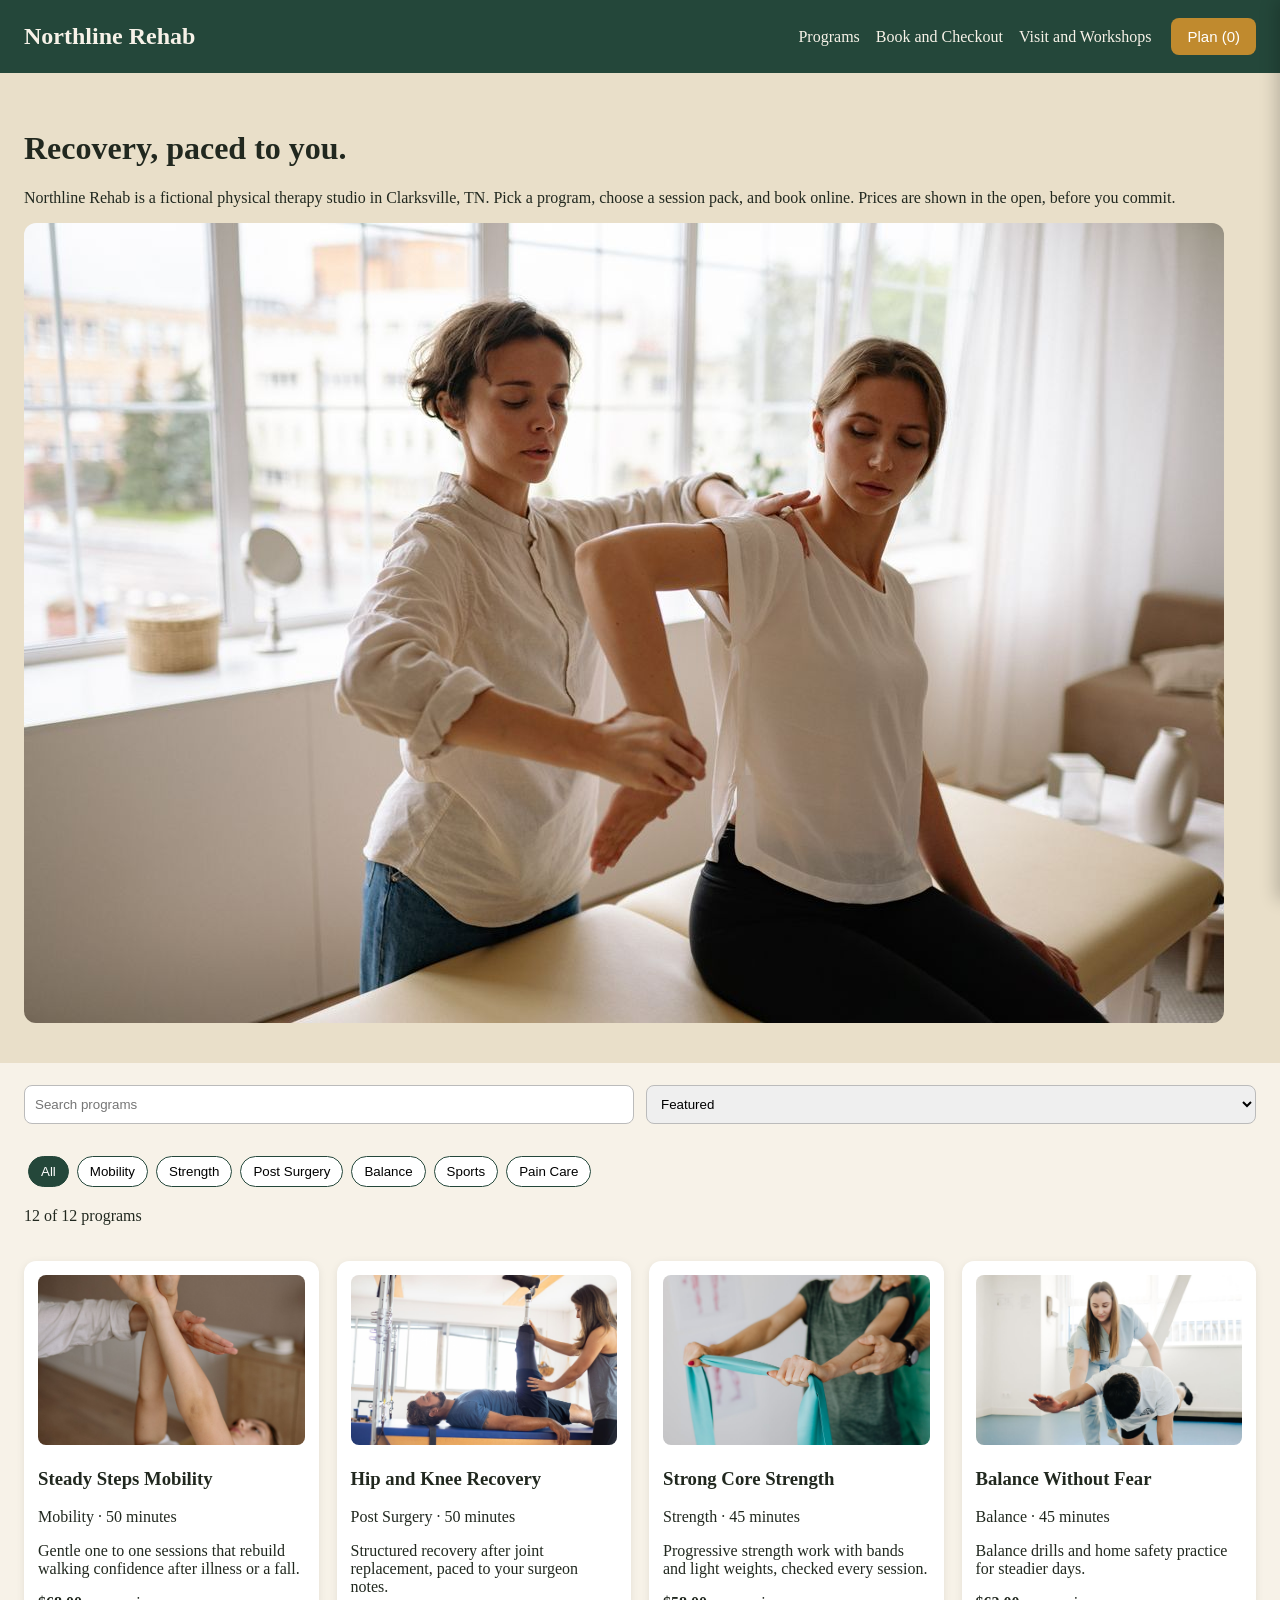
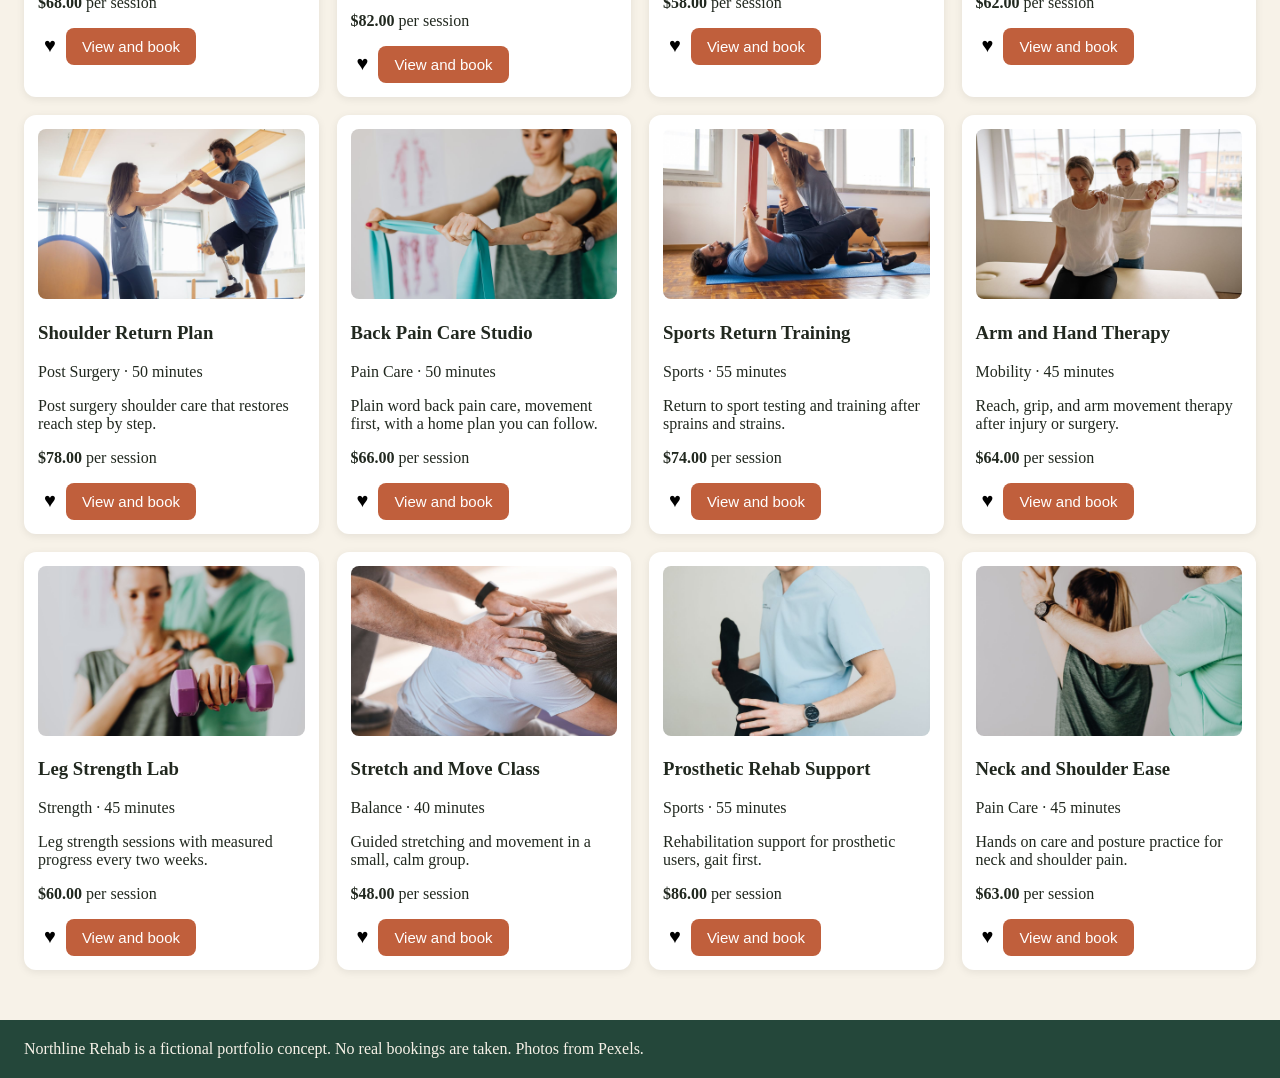
<file: index.html>
<!DOCTYPE html><html lang="en"><head><meta charset="utf-8"><meta name="viewport" content="width=device-width,initial-scale=1">
<title>Programs | Northline Rehab</title><meta name="description" content="Physical therapy and recovery programs in Clarksville, TN with clear pack pricing and online booking.">
<meta property="og:title" content="Programs | Northline Rehab"><meta property="og:description" content="Physical therapy and recovery programs in Clarksville, TN with clear pack pricing and online booking."><meta property="og:type" content="website"><meta property="og:image" content="og-image.png"><meta property="og:url" content="https://brittanynation.github.io/northline-rehab/">
<link rel="stylesheet" href="styles.css"><script src="data.js"></script></head><body>
<header><div class="brand">Northline Rehab</div><nav><a href="index.html">Programs</a><a href="book.html">Book and Checkout</a><a href="visit.html">Visit and Workshops</a> <button class="btn gold" id="basketBtn">Plan (<span id="basketCount">0</span>)</button></nav></header>
<div class="hero"><h1>Recovery, paced to you.</h1><p>Northline Rehab is a fictional physical therapy studio in Clarksville, TN. Pick a program, choose a session pack, and book online. Prices are shown in the open, before you commit.</p><img src="images/p5793700.jpg" alt="Therapist assisting a patient during a session"></div>
<div class="toolbar"><input id="search" type="search" placeholder="Search programs" aria-label="Search programs"><select id="sort" aria-label="Sort programs"><option value="featured">Featured</option><option value="low">Price, low to high</option><option value="high">Price, high to low</option><option value="name">Name A to Z</option></select></div>
<div style="padding:0 24px" id="chips"></div><p style="padding:0 24px" id="count"></p><div class="grid" id="grid"></div><p style="padding:0 24px" id="empty" hidden>No programs match that search. Try a different word or category.</p>
<div class="modal" id="modal"><div class="modal-box" id="modalBox"></div></div>
<aside class="drawer" id="drawer"><h2>Your Plan</h2><div id="drawerItems"></div><p id="drawerTotal"></p><a href="book.html"><button class="btn">Go to checkout</button></a> <button class="btn secondary" id="closeDrawer">Close</button></aside>
<script>document.getElementById('basketBtn').addEventListener('click',()=>{renderDrawer();document.getElementById('drawer').classList.add('open')});document.getElementById('closeDrawer').addEventListener('click',()=>document.getElementById('drawer').classList.remove('open'));
function renderDrawer(){const b=getBasket();const w=document.getElementById('drawerItems');if(!b.length){w.innerHTML='<p>Your plan is empty.</p>';document.getElementById('drawerTotal').textContent='';return;}let total=0;w.innerHTML=b.map((i,idx)=>{const p=PROGRAMS.find(x=>x.id===i.id);const pr=packPrice(p,i.pack)*i.qty;total+=pr;return `<div><strong>${p.name}</strong><br>Pack of ${i.pack} · ${money(packPrice(p,i.pack))} <button onclick="changeQty(${idx},-1)">-</button> ${i.qty} <button onclick="changeQty(${idx},1)">+</button> <button onclick="removeItem(${idx})">Remove</button><br>${money(pr)}</div><hr>`}).join('');document.getElementById('drawerTotal').textContent='Subtotal '+money(total);}
function changeQty(idx,d){const b=getBasket();b[idx].qty+=d;if(b[idx].qty<1)b.splice(idx,1);setBasket(b);renderDrawer();if(typeof renderCheckout==='function')renderCheckout();}
function removeItem(idx){const b=getBasket();b.splice(idx,1);setBasket(b);renderDrawer();if(typeof renderCheckout==='function')renderCheckout();}
updateBasketCount();</script>
<script>
// State + derived list: the visible programs are computed from category, search, and sort on every render.
let cat="All", wish=JSON.parse(localStorage.getItem("nr_wishlist")||"[]");
const cats=["All","Mobility","Strength","Post Surgery","Balance","Sports","Pain Care"];
document.getElementById("chips").innerHTML=cats.map(c=>`<button class="chip${c==="All"?" active":""}" data-cat="${c}">${c}</button>`).join("");
document.querySelectorAll(".chip").forEach(ch=>ch.addEventListener("click",()=>{cat=ch.dataset.cat;document.querySelectorAll(".chip").forEach(x=>x.classList.toggle("active",x===ch));render();}));
document.getElementById("search").addEventListener("input",render); document.getElementById("sort").addEventListener("change",render);
function render(){let list=PROGRAMS.filter(p=>(cat==="All"||p.cat===cat));const q=document.getElementById("search").value.trim().toLowerCase();if(q)list=list.filter(p=>(p.name+" "+p.cat+" "+p.desc).toLowerCase().includes(q));const s=document.getElementById("sort").value;if(s==="low")list.sort((a,b)=>a.price-b.price);if(s==="high")list.sort((a,b)=>b.price-a.price);if(s==="name")list.sort((a,b)=>a.name.localeCompare(b.name));
document.getElementById("count").textContent=list.length+" of "+PROGRAMS.length+" programs";document.getElementById("empty").hidden=list.length>0;
document.getElementById("grid").innerHTML=list.map(p=>`<article class="card"><img src="${p.img}" alt="${p.name}"><h3>${p.name}</h3><p>${p.cat} · ${p.mins} minutes</p><p>${p.desc}</p><p><strong>${money(p.price)}</strong> per session</p><button class="heart${wish.includes(p.id)?" on":""}" data-wish="${p.id}" aria-label="Save program">♥</button> <button class="btn" data-view="${p.id}">View and book</button></article>`).join("");
document.querySelectorAll("[data-wish]").forEach(b=>b.addEventListener("click",()=>{const id=+b.dataset.wish;wish=wish.includes(id)?wish.filter(x=>x!==id):[...wish,id];localStorage.setItem("nr_wishlist",JSON.stringify(wish));render();}));
document.querySelectorAll("[data-view]").forEach(b=>b.addEventListener("click",()=>openModal(+b.dataset.view)));}
let modalId=null, modalPack=1;
function openModal(id){modalId=id;modalPack=1;drawModal();document.getElementById("modal").classList.add("open");}
function drawModal(){const p=PROGRAMS.find(x=>x.id===modalId);document.getElementById("modalBox").innerHTML=`<img src="${p.img}" alt="${p.name}" style="width:100%;height:220px;object-fit:cover;border-radius:8px"><h2>${p.name}</h2><p>${p.desc}</p><label>Session pack</label><select id="packSel"><option value="1">Single session</option><option value="4">Pack of 4, save 10 percent</option><option value="8">Pack of 8, save 20 percent</option></select><p>Pack price <strong id="packPrice">${money(packPrice(p,1))}</strong></p><button class="btn" id="addBtn">Add pack to plan</button> <button class="btn secondary" id="closeModal">Close</button>`;
document.getElementById("packSel").addEventListener("change",e=>{modalPack=+e.target.value;document.getElementById("packPrice").textContent=money(packPrice(p,modalPack));});
document.getElementById("addBtn").addEventListener("click",()=>{addToBasket(modalId,modalPack);document.getElementById("modal").classList.remove("open");renderDrawer();document.getElementById("drawer").classList.add("open");});
document.getElementById("closeModal").addEventListener("click",()=>document.getElementById("modal").classList.remove("open"));}
render();
</script><footer>Northline Rehab is a fictional portfolio concept. No real bookings are taken. Photos from Pexels.</footer></body></html>
</file>
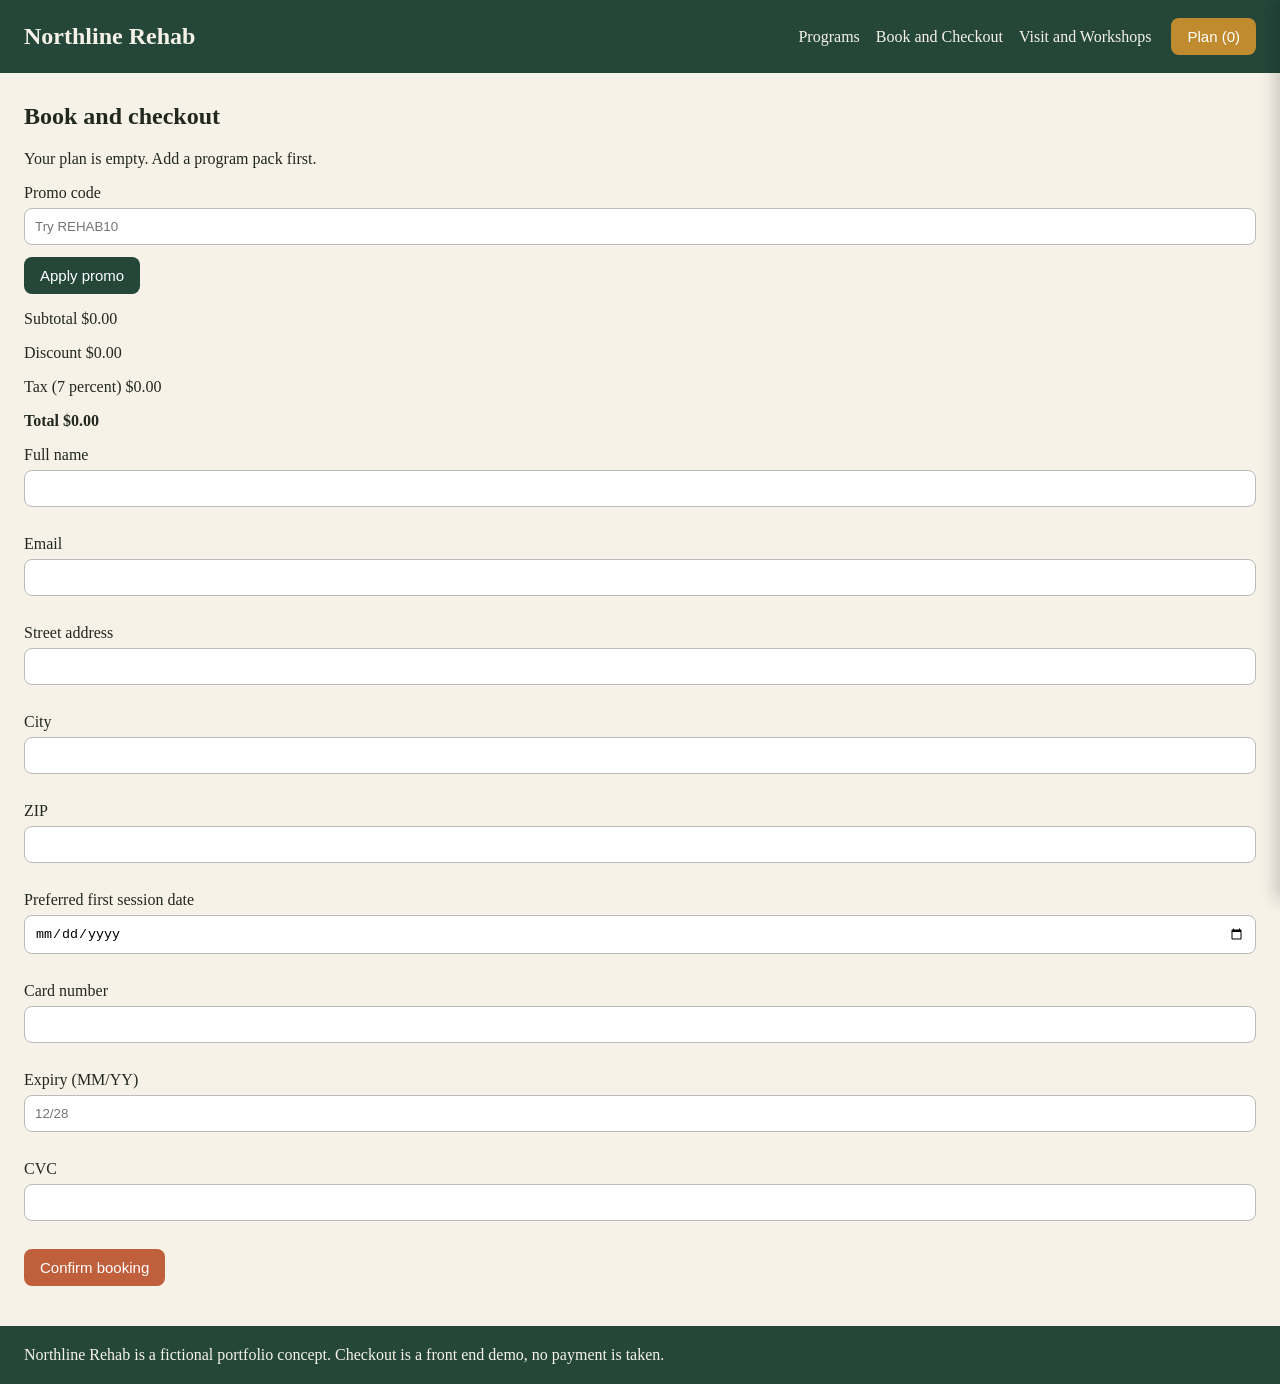
<file: book.html>
<!DOCTYPE html><html lang="en"><head><meta charset="utf-8"><meta name="viewport" content="width=device-width,initial-scale=1">
<title>Book and Checkout | Northline Rehab</title><meta name="description" content="Book a Northline Rehab program pack and check out online.">
<meta property="og:title" content="Book and Checkout | Northline Rehab"><meta property="og:description" content="Book a Northline Rehab program pack and check out online."><meta property="og:type" content="website"><meta property="og:image" content="og-image.png"><meta property="og:url" content="https://brittanynation.github.io/northline-rehab/">
<link rel="stylesheet" href="styles.css"><script src="data.js"></script></head><body>
<header><div class="brand">Northline Rehab</div><nav><a href="index.html">Programs</a><a href="book.html">Book and Checkout</a><a href="visit.html">Visit and Workshops</a> <button class="btn gold" id="basketBtn">Plan (<span id="basketCount">0</span>)</button></nav></header>
<section><h1>Book and checkout</h1><div id="checkoutItems"></div>
<label>Promo code</label><input id="promo" placeholder="Try REHAB10"><button class="btn secondary" id="applyPromo">Apply promo</button><p id="promoMsg"></p>
<div id="totals"></div>
<form id="coForm" novalidate>
<label>Full name</label><input id="fName"><div class="err" id="eName"></div>
<label>Email</label><input id="fEmail" type="email"><div class="err" id="eEmail"></div>
<label>Street address</label><input id="fAddr"><div class="err" id="eAddr"></div>
<label>City</label><input id="fCity"><div class="err" id="eCity"></div>
<label>ZIP</label><input id="fZip"><div class="err" id="eZip"></div>
<label>Preferred first session date</label><input id="fDate" type="date"><div class="err" id="eDate"></div>
<label>Card number</label><input id="fCard" inputmode="numeric"><div class="err" id="eCard"></div>
<label>Expiry (MM/YY)</label><input id="fExp" placeholder="12/28"><div class="err" id="eExp"></div>
<label>CVC</label><input id="fCvc"><div class="err" id="eCvc"></div>
<button class="btn" type="submit">Confirm booking</button></form><div id="confirm"></div></section>
<aside class="drawer" id="drawer"><h2>Your Plan</h2><div id="drawerItems"></div><p id="drawerTotal"></p><a href="book.html"><button class="btn">Go to checkout</button></a> <button class="btn secondary" id="closeDrawer">Close</button></aside>
<script>document.getElementById('basketBtn').addEventListener('click',()=>{renderDrawer();document.getElementById('drawer').classList.add('open')});document.getElementById('closeDrawer').addEventListener('click',()=>document.getElementById('drawer').classList.remove('open'));
function renderDrawer(){const b=getBasket();const w=document.getElementById('drawerItems');if(!b.length){w.innerHTML='<p>Your plan is empty.</p>';document.getElementById('drawerTotal').textContent='';return;}let total=0;w.innerHTML=b.map((i,idx)=>{const p=PROGRAMS.find(x=>x.id===i.id);const pr=packPrice(p,i.pack)*i.qty;total+=pr;return `<div><strong>${p.name}</strong><br>Pack of ${i.pack} · ${money(packPrice(p,i.pack))} <button onclick="changeQty(${idx},-1)">-</button> ${i.qty} <button onclick="changeQty(${idx},1)">+</button> <button onclick="removeItem(${idx})">Remove</button><br>${money(pr)}</div><hr>`}).join('');document.getElementById('drawerTotal').textContent='Subtotal '+money(total);}
function changeQty(idx,d){const b=getBasket();b[idx].qty+=d;if(b[idx].qty<1)b.splice(idx,1);setBasket(b);renderDrawer();if(typeof renderCheckout==='function')renderCheckout();}
function removeItem(idx){const b=getBasket();b.splice(idx,1);setBasket(b);renderDrawer();if(typeof renderCheckout==='function')renderCheckout();}
updateBasketCount();</script>
<script>
let promoApplied=false;
function totals(){const b=getBasket();const sub=b.reduce((s,i)=>{const p=PROGRAMS.find(x=>x.id===i.id);return s+packPrice(p,i.pack)*i.qty},0);const disc=promoApplied?Math.round(sub*10)/100:0;const taxed=sub-disc;const tax=Math.round(taxed*7)/100;return{sub:sub,disc:disc,tax:tax,total:taxed+tax};}
function renderCheckout(){const b=getBasket();const w=document.getElementById("checkoutItems");if(!b.length){w.innerHTML="<p>Your plan is empty. Add a program pack first.</p>";}else{w.innerHTML=b.map((i,idx)=>{const p=PROGRAMS.find(x=>x.id===i.id);return `<div><strong>${p.name}</strong> · Pack of ${i.pack} · ${money(packPrice(p,i.pack))} <button onclick="changeQty(${idx},-1)">-</button> ${i.qty} <button onclick="changeQty(${idx},1)">+</button> <button onclick="removeItem(${idx})">Remove</button></div>`}).join("");}
const t=totals();document.getElementById("totals").innerHTML=`<p>Subtotal ${money(t.sub)}</p><p>Discount ${money(t.disc)}</p><p>Tax (7 percent) ${money(t.tax)}</p><p><strong>Total ${money(t.total)}</strong></p>`;}
document.getElementById("applyPromo").addEventListener("click",()=>{const v=document.getElementById("promo").value.trim().toUpperCase();promoApplied=(v==="REHAB10");document.getElementById("promoMsg").textContent=promoApplied?"REHAB10 applied, 10 percent off.":"That code was not recognized.";renderCheckout();});
function err(id,msg){document.getElementById(id).textContent=msg;return !msg;}
document.getElementById("coForm").addEventListener("submit",e=>{e.preventDefault();let ok=true;const b=getBasket();if(!b.length){alert("Your plan is empty.");return;}
ok=err("eName",document.getElementById("fName").value.trim().length>=2?"":"Enter your full name.")&&ok;
ok=err("eEmail",/^[^@\s]+@[^@\s]+\.[^@\s]+$/.test(document.getElementById("fEmail").value)?"":"Enter a valid email.")&&ok;
ok=err("eAddr",document.getElementById("fAddr").value.trim()?"":"Enter your street address.")&&ok;
ok=err("eCity",document.getElementById("fCity").value.trim()?"":"Enter your city.")&&ok;
ok=err("eZip",/^\d{5}$/.test(document.getElementById("fZip").value.trim())?"":"Enter a 5 digit ZIP.")&&ok;
const dv=document.getElementById("fDate").value;let dmsg="";if(!dv)dmsg="Pick a date.";else{const d=new Date(dv+"T12:00:00");const today=new Date();today.setHours(0,0,0,0);if(d<today)dmsg="That date is in the past.";else if(d.getDay()===0)dmsg="We are closed on Sundays.";}ok=err("eDate",dmsg)&&ok;
ok=err("eCard",/^\d{16}$/.test(document.getElementById("fCard").value.replace(/\s/g,""))?"":"Enter a 16 digit card number.")&&ok;
const ex=document.getElementById("fExp").value.trim();let emsg="";const m=ex.match(/^(\d{2})\/(\d{2})$/);if(!m)emsg="Use MM/YY.";else{const exp=new Date(2000+(+m[2]),(+m[1]),0);if(exp<new Date())emsg="That card is expired.";}ok=err("eExp",emsg)&&ok;
ok=err("eCvc",/^\d{3,4}$/.test(document.getElementById("fCvc").value.trim())?"":"Enter the CVC.")&&ok;
if(!ok)return;const ref="NR-"+Math.random().toString(36).slice(2,8).toUpperCase();const t=totals();const order={ref:ref,total:t.total,items:b};const orders=JSON.parse(localStorage.getItem("nr_orders")||"[]");orders.push(order);localStorage.setItem("nr_orders",JSON.stringify(orders));setBasket([]);renderCheckout();document.getElementById("confirm").innerHTML=`<div class="success"><h2>Booking confirmed</h2><p>Your reference is <strong>${ref}</strong>. Total charged in this demo checkout: ${money(t.total)}. A confirmation summary is saved in this browser.</p></div>`;});
renderCheckout();
</script><footer>Northline Rehab is a fictional portfolio concept. Checkout is a front end demo, no payment is taken.</footer></body></html>
</file>
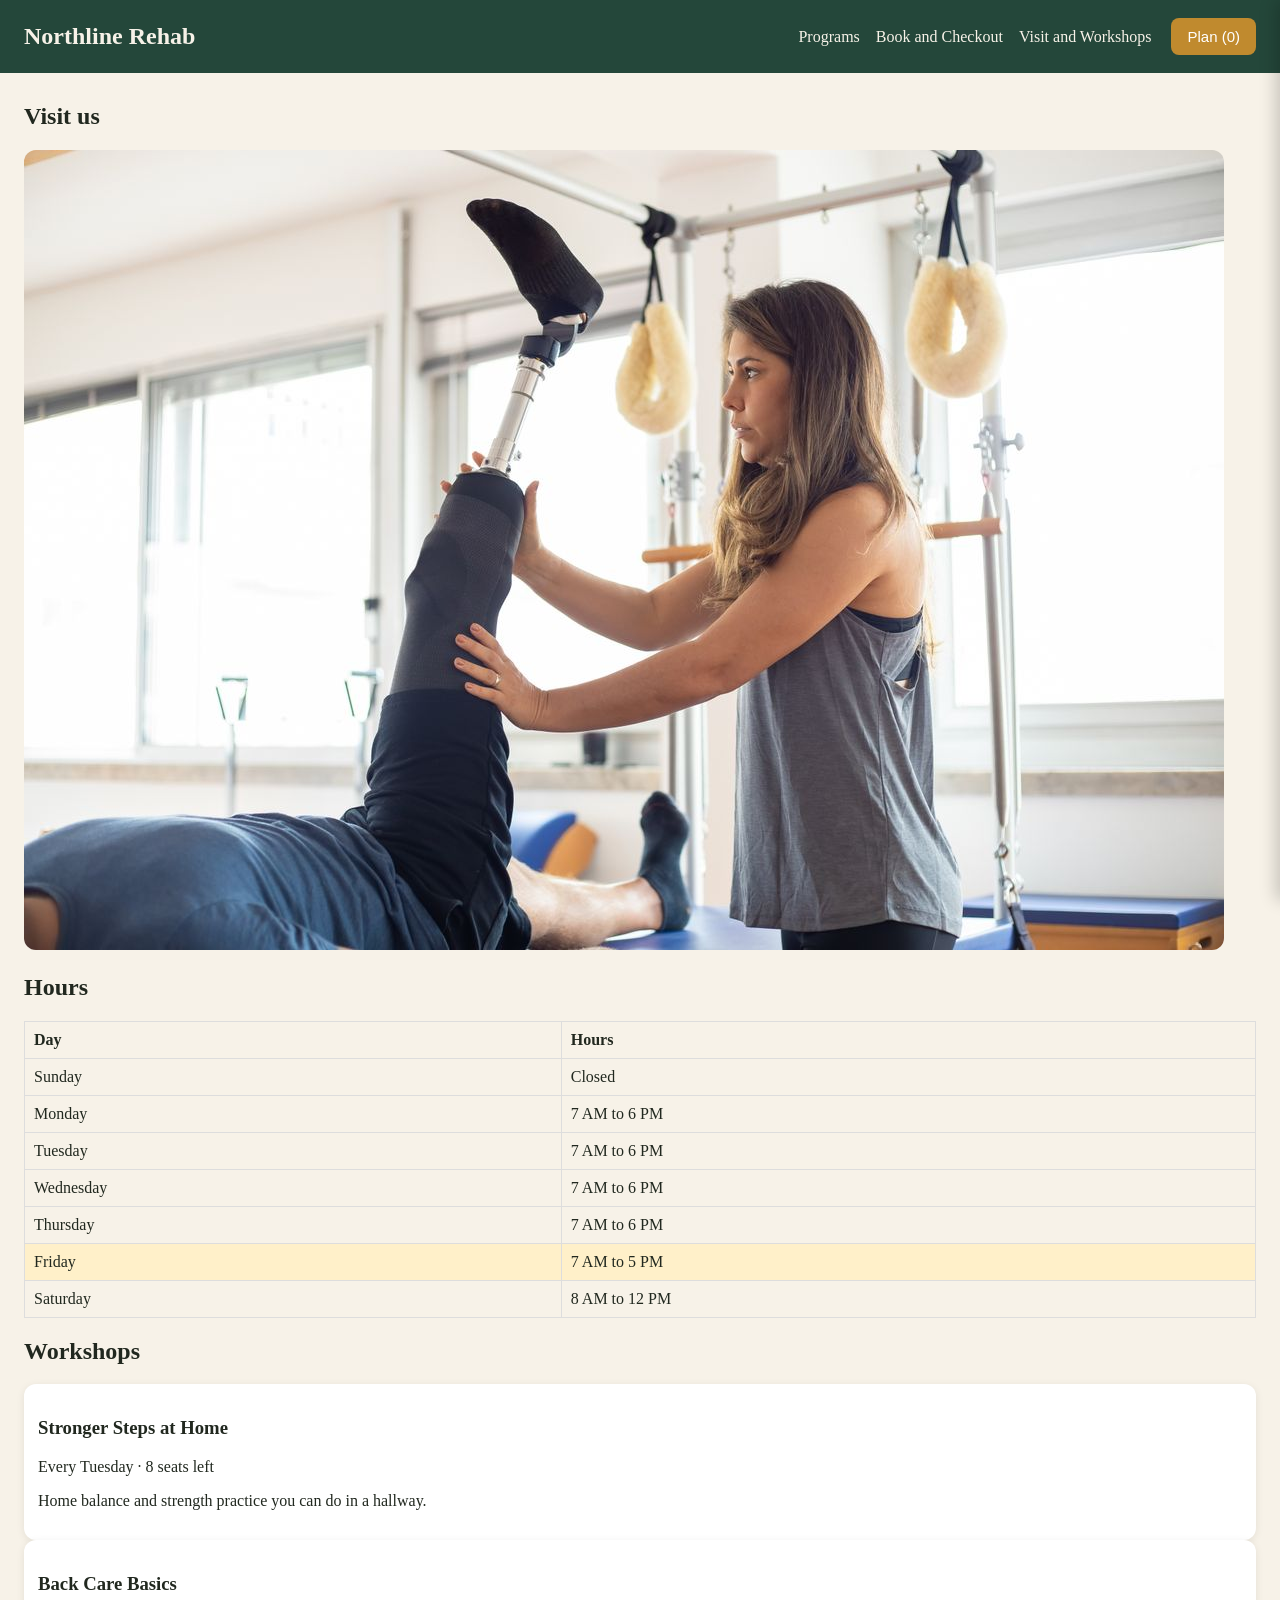
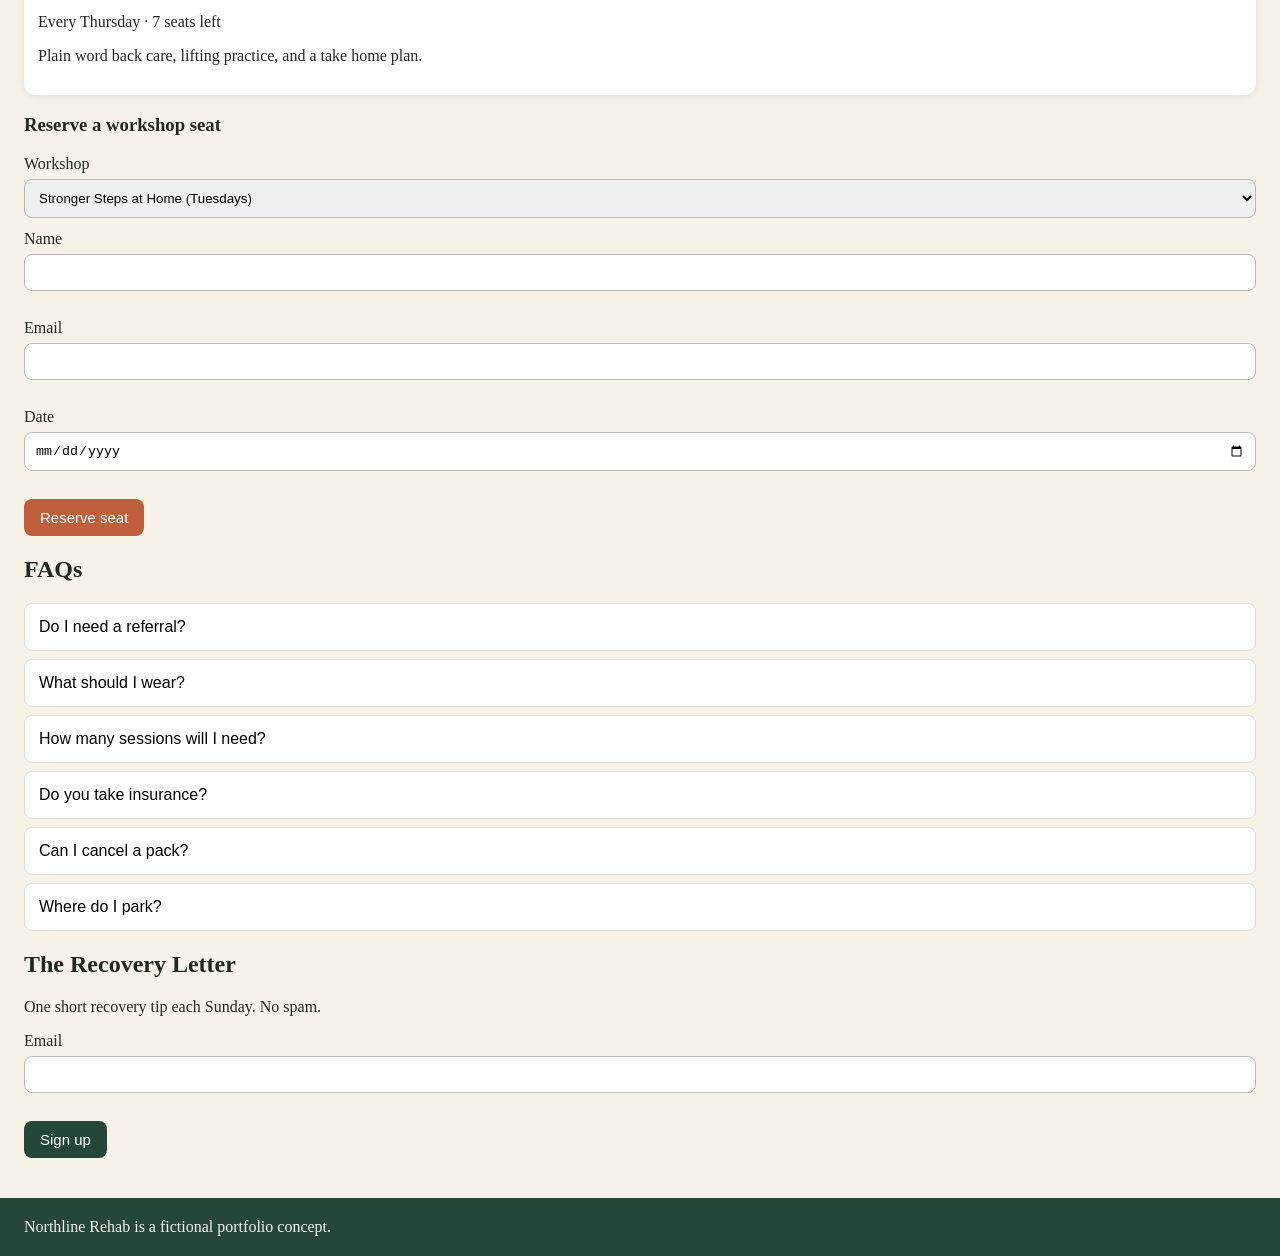
<file: visit.html>
<!DOCTYPE html><html lang="en"><head><meta charset="utf-8"><meta name="viewport" content="width=device-width,initial-scale=1">
<title>Visit and Workshops | Northline Rehab</title><meta name="description" content="Visit Northline Rehab in Clarksville, TN, hours, workshops, FAQs, and the Recovery Letter.">
<meta property="og:title" content="Visit and Workshops | Northline Rehab"><meta property="og:description" content="Visit Northline Rehab in Clarksville, TN, hours, workshops, FAQs, and the Recovery Letter."><meta property="og:type" content="website"><meta property="og:image" content="og-image.png"><meta property="og:url" content="https://brittanynation.github.io/northline-rehab/">
<link rel="stylesheet" href="styles.css"><script src="data.js"></script></head><body>
<header><div class="brand">Northline Rehab</div><nav><a href="index.html">Programs</a><a href="book.html">Book and Checkout</a><a href="visit.html">Visit and Workshops</a> <button class="btn gold" id="basketBtn">Plan (<span id="basketCount">0</span>)</button></nav></header>
<section><h1>Visit us</h1><img src="images/p6111588.jpg" alt="Therapist working with a patient" style="max-width:100%;border-radius:12px">
<h2>Hours</h2><table id="hoursTable"><tr><th>Day</th><th>Hours</th></tr></table>
<h2>Workshops</h2><div id="workshops"></div>
<form id="rsvpForm" novalidate><h3>Reserve a workshop seat</h3><label>Workshop</label><select id="rWs"></select><label>Name</label><input id="rName"><div class="err" id="reName"></div><label>Email</label><input id="rEmail"><div class="err" id="reEmail"></div><label>Date</label><input id="rDate" type="date"><div class="err" id="reDate"></div><button class="btn" type="submit">Reserve seat</button></form><div id="rsvpOut"></div>
<h2>FAQs</h2><div id="faqs"></div>
<h2>The Recovery Letter</h2><p>One short recovery tip each Sunday. No spam.</p><form id="newsForm" novalidate><label>Email</label><input id="nEmail" type="email"><div class="err" id="neEmail"></div><button class="btn secondary" type="submit">Sign up</button></form><div id="newsOut"></div></section>
<aside class="drawer" id="drawer"><h2>Your Plan</h2><div id="drawerItems"></div><p id="drawerTotal"></p><a href="book.html"><button class="btn">Go to checkout</button></a> <button class="btn secondary" id="closeDrawer">Close</button></aside>
<script>document.getElementById('basketBtn').addEventListener('click',()=>{renderDrawer();document.getElementById('drawer').classList.add('open')});document.getElementById('closeDrawer').addEventListener('click',()=>document.getElementById('drawer').classList.remove('open'));
function renderDrawer(){const b=getBasket();const w=document.getElementById('drawerItems');if(!b.length){w.innerHTML='<p>Your plan is empty.</p>';document.getElementById('drawerTotal').textContent='';return;}let total=0;w.innerHTML=b.map((i,idx)=>{const p=PROGRAMS.find(x=>x.id===i.id);const pr=packPrice(p,i.pack)*i.qty;total+=pr;return `<div><strong>${p.name}</strong><br>Pack of ${i.pack} · ${money(packPrice(p,i.pack))} <button onclick="changeQty(${idx},-1)">-</button> ${i.qty} <button onclick="changeQty(${idx},1)">+</button> <button onclick="removeItem(${idx})">Remove</button><br>${money(pr)}</div><hr>`}).join('');document.getElementById('drawerTotal').textContent='Subtotal '+money(total);}
function changeQty(idx,d){const b=getBasket();b[idx].qty+=d;if(b[idx].qty<1)b.splice(idx,1);setBasket(b);renderDrawer();if(typeof renderCheckout==='function')renderCheckout();}
function removeItem(idx){const b=getBasket();b.splice(idx,1);setBasket(b);renderDrawer();if(typeof renderCheckout==='function')renderCheckout();}
updateBasketCount();</script>
<script>
const HOURS=[["Sunday","Closed"],["Monday","7 AM to 6 PM"],["Tuesday","7 AM to 6 PM"],["Wednesday","7 AM to 6 PM"],["Thursday","7 AM to 6 PM"],["Friday","7 AM to 5 PM"],["Saturday","8 AM to 12 PM"]];
const todayIdx=new Date().getDay();document.getElementById("hoursTable").innerHTML="<tr><th>Day</th><th>Hours</th></tr>"+HOURS.map((h,i)=>`<tr class="${i===todayIdx?"today":""}"><td>${h[0]}</td><td>${h[1]}</td></tr>`).join("");
const WS=[{id:"w1",name:"Stronger Steps at Home",day:2,dayName:"Tuesday",seats:8,desc:"Home balance and strength practice you can do in a hallway."},{id:"w2",name:"Back Care Basics",day:4,dayName:"Thursday",seats:7,desc:"Plain word back care, lifting practice, and a take home plan."}];
function getSeats(){return JSON.parse(localStorage.getItem("nr_seats")||"{}");}
function drawWs(){const s=getSeats();document.getElementById("workshops").innerHTML=WS.map(w=>`<div class="card"><h3>${w.name}</h3><p>Every ${w.dayName} · ${s[w.id]!==undefined?s[w.id]:w.seats} seats left</p><p>${w.desc}</p></div>`).join("");document.getElementById("rWs").innerHTML=WS.map(w=>`<option value="${w.id}">${w.name} (${w.dayName}s)</option>`).join("");}
drawWs();
document.getElementById("rsvpForm").addEventListener("submit",e=>{e.preventDefault();const w=WS.find(x=>x.id===document.getElementById("rWs").value);let ok=true;
document.getElementById("reName").textContent=document.getElementById("rName").value.trim().length>=2?"":"Enter your name.";if(document.getElementById("reName").textContent)ok=false;
document.getElementById("reEmail").textContent=/^[^@\s]+@[^@\s]+\.[^@\s]+$/.test(document.getElementById("rEmail").value)?"":"Enter a valid email.";if(document.getElementById("reEmail").textContent)ok=false;
const dv=document.getElementById("rDate").value;let dm="";if(!dv)dm="Pick a date.";else{const d=new Date(dv+"T12:00:00");if(d<new Date(new Date().toDateString()))dm="That date is in the past.";else if(d.getDay()!==w.day)dm=w.name+" runs on "+w.dayName+"s.";}document.getElementById("reDate").textContent=dm;if(dm)ok=false;if(!ok)return;
const s=getSeats();const left=(s[w.id]!==undefined?s[w.id]:w.seats);if(left<1){document.getElementById("rsvpOut").textContent="That workshop is full.";return;}s[w.id]=left-1;localStorage.setItem("nr_seats",JSON.stringify(s));const ref="NR-R-"+Math.random().toString(36).slice(2,7).toUpperCase();document.getElementById("rsvpOut").innerHTML=`<div class="success">Seat reserved. Your reference is <strong>${ref}</strong> for ${w.name}.</div>`;drawWs();});
const FAQS=[["Do I need a referral?","No. You can book directly, and we share notes with your doctor if you ask us to."],["What should I wear?","Comfortable clothes you can move in, and flat shoes."],["How many sessions will I need?","Your therapist sets a plan at the first visit and reviews it every two weeks."],["Do you take insurance?","We list pack prices in the open on this demo site. In a real clinic, coverage varies by plan."],["Can I cancel a pack?","Unused sessions in a pack can be paused in this demo flow from your plan."],["Where do I park?","Free parking is beside the studio, with step free entry." ]];
document.getElementById("faqs").innerHTML=FAQS.map(f=>`<div class="faq"><button type="button">${f[0]}</button><div><p>${f[1]}</p></div></div>`).join("");
document.querySelectorAll(".faq button").forEach(b=>b.addEventListener("click",()=>{const box=b.parentElement;const was=box.classList.contains("open");document.querySelectorAll(".faq").forEach(x=>x.classList.remove("open"));if(!was)box.classList.add("open");}));
document.getElementById("newsForm").addEventListener("submit",e=>{e.preventDefault();const em=document.getElementById("nEmail").value.trim();if(!/^[^@\s]+@[^@\s]+\.[^@\s]+$/.test(em)){document.getElementById("neEmail").textContent="Enter a valid email.";return;}document.getElementById("neEmail").textContent="";const list=JSON.parse(localStorage.getItem("nr_news")||"[]");if(list.includes(em)){document.getElementById("newsOut").textContent="You are already on the Recovery Letter list.";return;}list.push(em);localStorage.setItem("nr_news",JSON.stringify(list));document.getElementById("newsOut").innerHTML="<div class='success'>You are on the list. Welcome.</div>";});
</script><footer>Northline Rehab is a fictional portfolio concept.</footer></body></html>
</file>
<file: styles.css>
*{box-sizing:border-box}body{margin:0;font-family:Georgia,serif;background:#F7F2E8;color:#21281F}
a{color:#24473A}header{background:#24473A;color:#F7F2E8;padding:18px 24px;display:flex;justify-content:space-between;align-items:center;flex-wrap:wrap;gap:12px}
header a{color:#F7F2E8;text-decoration:none;margin-right:16px} .brand{font-size:24px;font-weight:bold}
.btn{background:#C05F3C;color:#fff;border:0;padding:10px 16px;border-radius:8px;cursor:pointer;font-size:15px}.btn.secondary{background:#24473A}.btn.gold{background:#C08A2E}
.hero{padding:36px 24px;background:#E9DFC9}.hero img{max-width:100%;border-radius:12px}
.grid{display:grid;grid-template-columns:repeat(auto-fill,minmax(240px,1fr));gap:18px;padding:20px 24px}
.card{background:#fff;border-radius:12px;padding:14px;box-shadow:0 2px 8px rgba(0,0,0,.08)} .card img{width:100%;height:170px;object-fit:cover;border-radius:8px}
.chip{border:1px solid #24473A;background:#fff;padding:7px 12px;border-radius:20px;cursor:pointer;margin:4px}.chip.active{background:#24473A;color:#fff}
input,select,textarea{padding:10px;border:1px solid #bbb;border-radius:8px;width:100%;margin:6px 0 12px}
.toolbar{padding:16px 24px;display:flex;gap:12px;flex-wrap:wrap}.toolbar input,.toolbar select{width:auto;flex:1;min-width:180px}
.drawer{position:fixed;right:0;top:0;height:100%;width:340px;background:#fff;box-shadow:-4px 0 16px rgba(0,0,0,.2);padding:20px;transform:translateX(100%);transition:.2s;overflow:auto;z-index:20}.drawer.open{transform:none}
.modal{position:fixed;inset:0;background:rgba(0,0,0,.5);display:none;align-items:center;justify-content:center;z-index:30}.modal.open{display:flex}.modal-box{background:#fff;padding:24px;border-radius:12px;max-width:560px;width:92%;max-height:90vh;overflow:auto}
.err{color:#B3261E;font-size:13px;min-height:16px}.success{background:#E6EFEA;border:1px solid #24473A;padding:18px;border-radius:10px;margin:20px 24px}
section{padding:10px 24px} table{border-collapse:collapse;width:100%} td,th{border:1px solid #ddd;padding:9px;text-align:left} tr.today{background:#FFF0C9}
.faq{border:1px solid #ddd;border-radius:8px;margin:8px 0;background:#fff}.faq button{width:100%;text-align:left;background:none;border:0;padding:14px;cursor:pointer;font-size:16px}.faq div{display:none;padding:0 14px 14px}.faq.open div{display:block}
footer{background:#24473A;color:#F7F2E8;padding:20px 24px;margin-top:30px}.heart{cursor:pointer;font-size:20px;background:none;border:0}.heart.on{color:#C05F3C}
</file>
